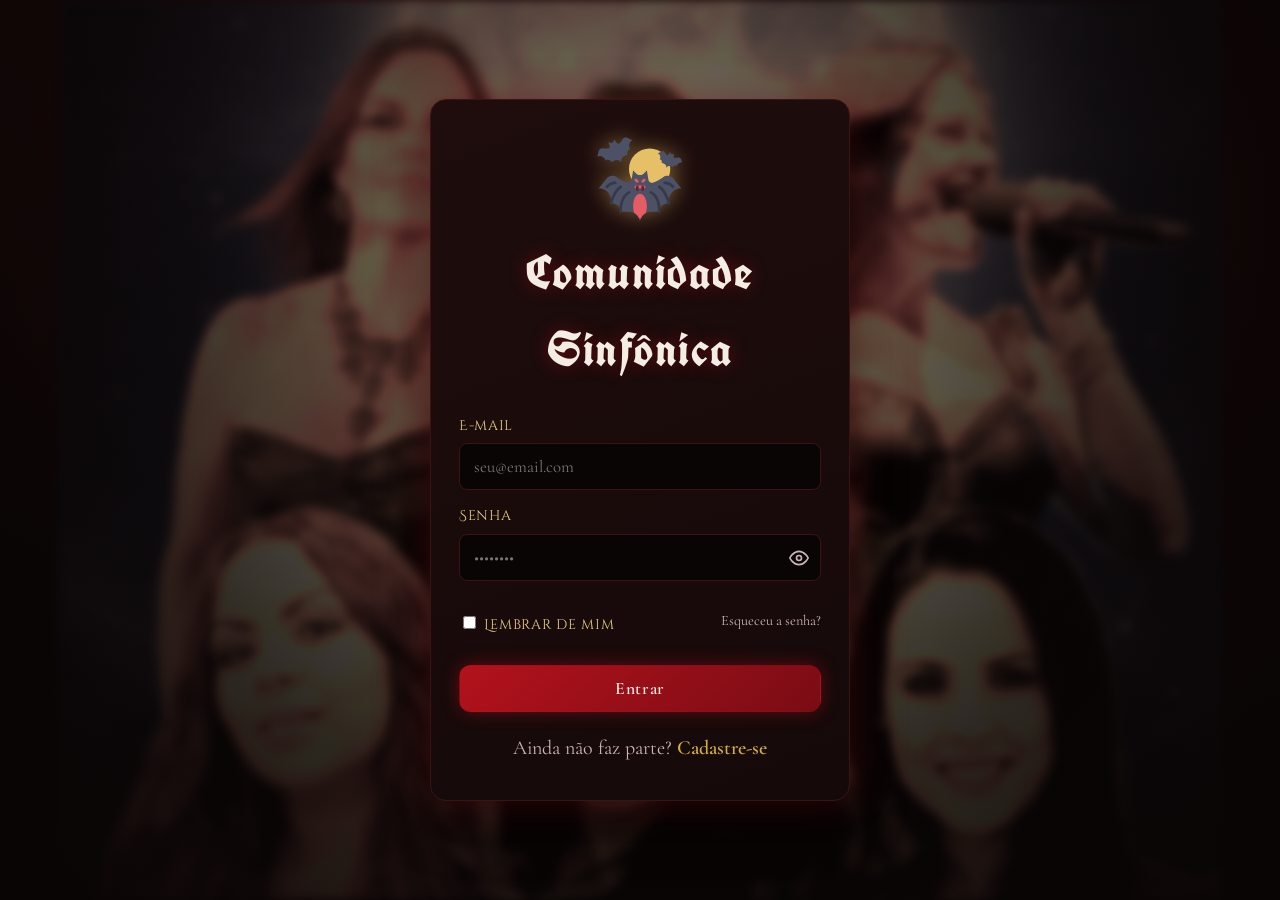
<file: index.html>
<!DOCTYPE html>
<html lang="pt-BR">
<head>
  <meta charset="UTF-8" />
  <meta name="viewport" content="width=device-width, initial-scale=1.0" />
  <title>Login — Comunidade Sinfônica</title>
  <meta name="description" content="Entre na Comunidade Sinfônica: agenda de shows, bandas e muito mais." />
  <link rel="icon" href="data:image/svg+xml,%3Csvg xmlns='http://www.w3.org/2000/svg' viewBox='0 0 64 64'%3E%3Ccircle cx='32' cy='32' r='30' fill='%230a0505' stroke='%23d4af37' stroke-width='3'/%3E%3Ctext x='32' y='43' font-size='30' text-anchor='middle' fill='%23d4af37'%3E%E2%99%AA%3C/text%3E%3C/svg%3E" />
  <link rel="preconnect" href="https://fonts.googleapis.com" />
  <link rel="preconnect" href="https://fonts.gstatic.com" crossorigin />
  <link href="https://fonts.googleapis.com/css2?family=UnifrakturCook:wght@700&family=Cinzel+Decorative:wght@400;700&family=Cormorant+Garamond:ital,wght@0,400;0,500;0,600;1,500&display=swap" rel="stylesheet" />
  <link rel="stylesheet" href="css/style.css" />
</head>
<body>
  <div class="login-page">
    <img class="login-bg-img" src="assets/images/musas-login.png" alt="" aria-hidden="true" />
    <div class="login-card">
      <div class="brand">
        <svg class="bat-icon-2" viewBox="0 0 512 512" xmlns="http://www.w3.org/2000/svg" aria-hidden="true">
          <g class="bat2-float">
          <g class="bat2-flutter">
            <circle cx="312" cy="192" fill="#E6C067" r="120" />
            <path d="M450.096,247.895c-14.646-17.901-40.718-21.26-59.424-7.656h0c-17.457,12.696-36.409,23.016-56.353,30.769  c-12.844,4.993-27.021-3.223-29.287-16.816L296,200l-17.584,17.584c-12.38,12.38-32.452,12.38-44.832,0L216,200l-9.032,54.189  c-2.288,13.726-16.632,21.758-29.595,16.699c-19.832-7.74-38.678-18.018-56.045-30.649h0c-18.706-13.604-44.777-10.245-59.424,7.656  L16,304h0c39.764,0,72,32.235,72,72v16h8c26.51,0,48,21.49,48,48l0,0h48c35.346,0,64,28.654,64,64c0-35.346,28.654-64,64-64h48l0,0  c0-26.51,21.49-48,48-48h8v-16c0-39.764,32.235-72,72-72h0L450.096,247.895z" fill="#4D5166" />
            <path class="bat2-sparkle" d="M181.449,10.068c-9.722-4.741-21.455-1.071-26.742,8.366l0,0c-4.934,8.807-10.968,16.897-17.925,24.09  c-4.48,4.633-12.11,3.914-15.73-1.418L106.619,19.85l-4.032,10.908c-2.839,7.68-11.366,11.605-19.046,8.766l-10.908-4.032  l6.758,24.787c1.712,6.279-2.812,12.495-9.308,12.881c-9.938,0.59-19.955-0.092-29.803-2.063l0,0  C29.673,68.975,19.254,75.5,16.532,85.969L8,118.78l0,0c16.893-7.775,36.891-0.383,44.666,16.51l3.128,6.797l3.399-1.564  c11.262-5.183,24.594-0.255,29.777,11.007l0,0l20.392-9.385c15.016-6.911,32.792-0.34,39.703,14.676  c-6.911-15.016-0.34-32.792,14.676-39.703l20.392-9.385l0,0c-5.183-11.262-0.255-24.594,11.007-29.777l3.399-1.564l-3.128-6.797  c-7.775-16.893-0.383-36.891,16.51-44.666l0,0L181.449,10.068z" fill="#4D5166" />
            <path class="bat2-sparkle bat2-sparkle-atraso" d="M494.822,134.447c-2.272-6.978-9.595-10.971-16.692-9.1l0,0c-6.623,1.746-13.414,2.618-20.204,2.616  c-4.373-0.001-7.62-4.061-6.726-8.342l3.563-17.064l-7.223,3.177c-5.085,2.237-11.021-0.072-13.257-5.157l-3.177-7.223  l-8.904,14.986c-2.256,3.796-7.421,4.521-10.673,1.533c-4.974-4.57-9.365-9.778-13.047-15.511l0,0  c-3.967-6.175-12.063-8.181-18.453-4.572L360,101.101l0,0c11.759,4.574,17.583,17.815,13.009,29.574l-1.841,4.731l2.366,0.92  c7.839,3.05,11.722,11.877,8.673,19.716l0,0l14.194,5.522c10.452,4.066,15.629,15.836,11.563,26.288  c4.066-10.452,15.836-15.629,26.288-11.563l14.194,5.522l0,0c3.05-7.839,11.877-11.722,19.716-8.673l2.366,0.92l1.841-4.731  c4.574-11.759,17.815-17.583,29.574-13.009l0,0L494.822,134.447z" fill="#4D5166" />
            <g>
              <path d="M272,272c-2.047,0-4.095-0.781-5.657-2.343c-3.125-3.125-3.125-8.189,0-11.314l8-8   c3.124-3.123,8.189-3.123,11.313,0c3.125,3.125,3.125,8.189,0,11.314l-8,8C276.095,271.219,274.047,272,272,272z" fill="#E65C64" />
            </g>
            <g>
              <path d="M240,272c-2.047,0-4.095-0.781-5.657-2.343l-8-8c-3.125-3.125-3.125-8.189,0-11.314   c3.124-3.123,8.189-3.123,11.313,0l8,8c3.125,3.125,3.125,8.189,0,11.314C244.095,271.219,242.047,272,240,272z" fill="#E65C64" />
            </g>
            <g>
              <path d="M280,304h-48c-4.418,0-8-3.582-8-8s3.582-8,8-8h48c4.418,0,8,3.582,8,8S284.418,304,280,304z" fill="#E65C64" />
            </g>
            <g>
              <path d="M272,320c-4.418,0-8-3.582-8-8v-16c0-4.418,3.582-8,8-8s8,3.582,8,8v16C280,316.418,276.418,320,272,320z" fill="#64282B" />
            </g>
            <g>
              <path d="M240,320c-4.418,0-8-3.582-8-8v-16c0-4.418,3.582-8,8-8s8,3.582,8,8v16C248,316.418,244.418,320,240,320z" fill="#64282B" />
            </g>
            <g>
              <path d="M88.007,400c-0.576,0-1.16-0.062-1.746-0.193c-4.311-0.96-7.029-5.23-6.071-9.542   c0.684-3.077,17.234-75.648,59.693-101.125c3.79-2.273,8.703-1.044,10.976,2.744c2.273,3.789,1.045,8.703-2.744,10.977   c-36.549,21.929-52.154,90.191-52.308,90.879C94.977,397.465,91.672,400,88.007,400z" fill="#363948" />
            </g>
            <g>
              <path d="M143.99,448.001c-4.06,0-7.538-3.079-7.951-7.205c-0.086-0.866-2.062-21.51,3.128-46.428   c7.023-33.709,23.919-59.061,48.863-73.314c3.836-2.189,8.724-0.859,10.915,2.978c2.192,3.836,0.859,8.723-2.977,10.915   c-50.903,29.087-44.084,103.51-44.009,104.258c0.439,4.396-2.768,8.316-7.165,8.756   C144.525,447.987,144.256,448.001,143.99,448.001z" fill="#363948" />
            </g>
            <g>
              <path d="M423.993,400.002c-3.667,0-6.974-2.538-7.802-6.267c-0.202-0.899-15.815-68.98-52.307-90.875   c-3.789-2.273-5.017-7.188-2.744-10.977c2.273-3.789,7.185-5.017,10.976-2.744c42.459,25.477,59.01,98.048,59.693,101.125   c0.958,4.312-1.761,8.586-6.074,9.545C425.151,399.939,424.567,400.002,423.993,400.002z" fill="#363948" />
            </g>
            <g>
              <path d="M368.01,448.001c-0.267,0-0.535-0.014-0.806-0.041c-4.394-0.439-7.6-4.354-7.166-8.747l0,0   c0.073-0.749,6.735-75.271-44.008-104.267c-3.836-2.192-5.169-7.079-2.977-10.915s7.078-5.167,10.915-2.978   c24.943,14.254,41.84,39.605,48.863,73.314c5.191,24.918,3.215,45.562,3.128,46.428   C375.548,444.922,372.069,448.001,368.01,448.001z" fill="#363948" />
            </g>
            <path d="M296,408c0,14.72-2.46,28.41-6.67,39.81c-12.74,6.97-22.85,18.15-28.46,31.66c-1.6,0.35-3.22,0.53-4.87,0.53  s-3.27-0.18-4.87-0.53c-5.61-13.51-15.72-24.69-28.46-31.66c-4.21-11.4-6.67-25.09-6.67-39.81c0-39.76,17.91-72,40-72  S296,368.24,296,408z" fill="#E65C64" />
            <g>
              <path d="M448.007,304.001c-2.585,0-5.122-1.251-6.664-3.563c-13.356-20.034-41.089-20.436-41.368-20.438   c-4.408-0.027-7.977-3.616-7.963-8.024c0.013-4.409,3.579-7.976,7.987-7.976c1.481,0,36.49,0.313,54.656,27.562   c2.451,3.676,1.458,8.644-2.219,11.094C451.074,303.565,449.532,304.001,448.007,304.001z" fill="#363948" />
            </g>
            <g>
              <path d="M63.993,304.001c-1.525,0-3.066-0.436-4.43-1.345c-3.676-2.45-4.67-7.418-2.219-11.094   C75.51,264.313,110.519,264,112,264c4.418,0,8,3.582,8,8c0,4.411-3.57,7.988-7.979,8c-0.421,0.004-28.044,0.456-41.365,20.438   C69.115,302.75,66.578,304.001,63.993,304.001z" fill="#363948" />
            </g>
          </g>
          </g>
        </svg>
        <h1 class="brand-title">Comunidade Sinfônica</h1>
      </div>

      <!-- Login conectado ao backend em backend/app.py (rota /api/login) -->
      <form class="login-form" id="loginForm">
        <label for="email">E-mail</label>
        <input type="email" id="email" name="email" placeholder="seu@email.com" required />

        <label for="senha">Senha</label>
        <div class="password-field">
          <input type="password" id="senha" name="senha" placeholder="••••••••" required />
          <button type="button" class="toggle-senha" data-target="senha" aria-label="Mostrar senha">
            <svg class="icone-olho-aberto" viewBox="0 0 24 24" fill="none" stroke="currentColor" stroke-width="2" stroke-linecap="round" stroke-linejoin="round"><path d="M1 12s4-8 11-8 11 8 11 8-4 8-11 8-11-8-11-8z" /><circle cx="12" cy="12" r="3" /></svg>
            <svg class="icone-olho-fechado" viewBox="0 0 24 24" fill="none" stroke="currentColor" stroke-width="2" stroke-linecap="round" stroke-linejoin="round" hidden><path d="M17.94 17.94A10.94 10.94 0 0 1 12 20c-7 0-11-8-11-8a20.87 20.87 0 0 1 5.06-5.94M9.9 4.24A10.94 10.94 0 0 1 12 4c7 0 11 8 11 8a20.87 20.87 0 0 1-2.16 3.19m-6.72-1.07a3 3 0 1 1-4.24-4.24" /><line x1="1" y1="1" x2="23" y2="23" /></svg>
          </button>
        </div>

        <div class="form-row">
          <label class="checkbox">
            <input type="checkbox" name="lembrar" />
            Lembrar de mim
          </label>
          <a href="esqueci-senha.html" class="link-muted">Esqueceu a senha?</a>
        </div>

        <button type="submit" class="btn btn-primary">Entrar</button>
        <p class="form-message" id="loginMsg" role="status"></p>
      </form>

      <p class="signup-hint">Ainda não faz parte? <a href="cadastro.html" class="link-gold">Cadastre-se</a></p>

      
    </div>
  </div>

  <script src="js/script.js"></script>
</body>
</html>
</file>
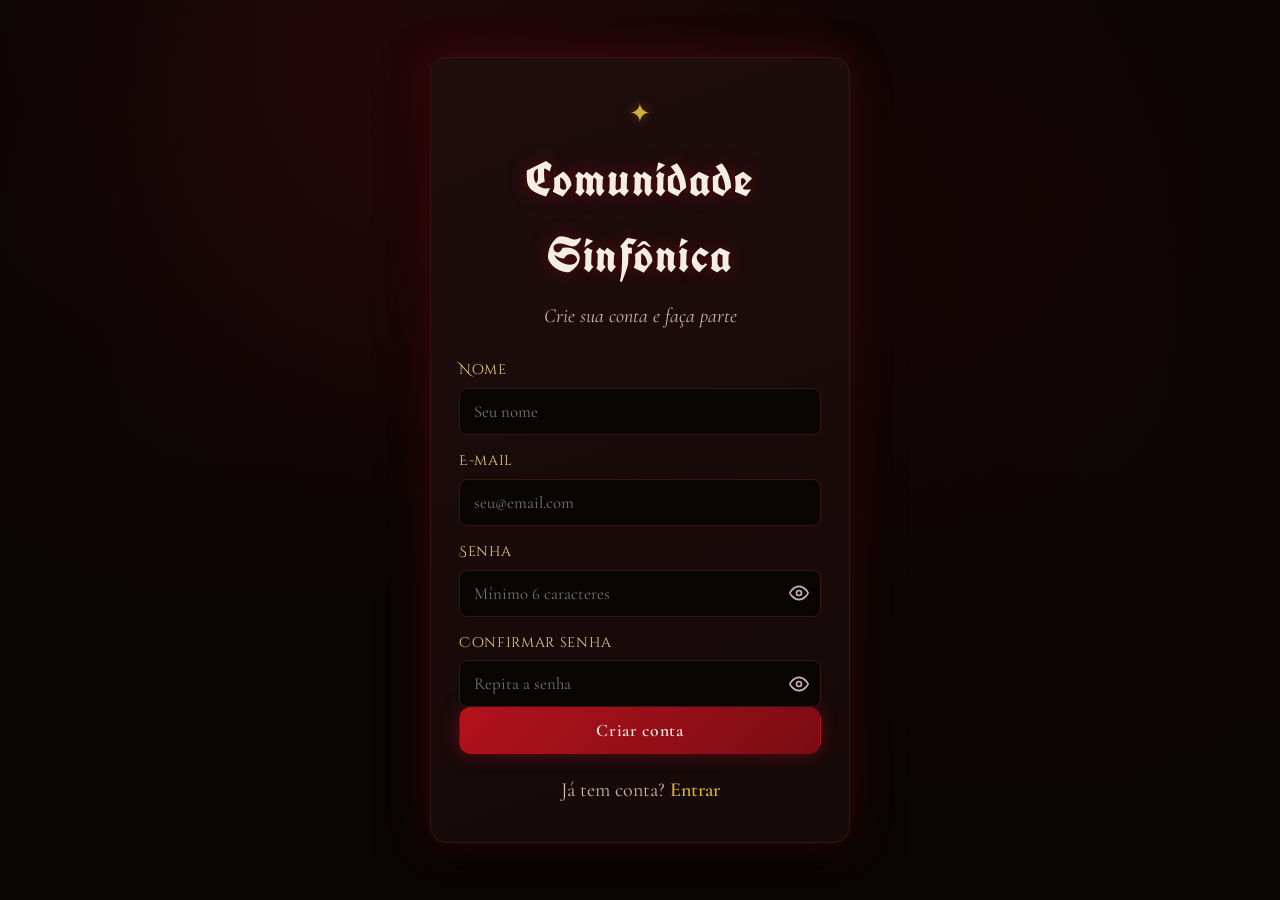
<file: cadastro.html>
<!DOCTYPE html>
<html lang="pt-BR">
<head>
  <meta charset="UTF-8" />
  <meta name="viewport" content="width=device-width, initial-scale=1.0" />
  <title>Cadastro — Comunidade Sinfônica</title>
  <meta name="description" content="Crie sua conta na Comunidade Sinfônica." />
  <link rel="icon" href="data:image/svg+xml,%3Csvg xmlns='http://www.w3.org/2000/svg' viewBox='0 0 64 64'%3E%3Ccircle cx='32' cy='32' r='30' fill='%230a0505' stroke='%23d4af37' stroke-width='3'/%3E%3Ctext x='32' y='43' font-size='30' text-anchor='middle' fill='%23d4af37'%3E%E2%99%AA%3C/text%3E%3C/svg%3E" />
  <link rel="preconnect" href="https://fonts.googleapis.com" />
  <link rel="preconnect" href="https://fonts.gstatic.com" crossorigin />
  <link href="https://fonts.googleapis.com/css2?family=UnifrakturCook:wght@700&family=Cinzel+Decorative:wght@400;700&family=Cormorant+Garamond:ital,wght@0,400;0,500;0,600;1,500&display=swap" rel="stylesheet" />
  <link rel="stylesheet" href="css/style.css" />
</head>
<body>
  <div class="login-page">
    <div class="login-card">
      <div class="brand">
        <span class="brand-symbol">✦</span>
        <h1 class="brand-title">Comunidade Sinfônica</h1>
        <p class="brand-subtitle">Crie sua conta e faça parte</p>
      </div>

      <form class="login-form" id="cadastroForm">
        <label for="nome">Nome</label>
        <input type="text" id="nome" name="nome" placeholder="Seu nome" required />

        <label for="email">E-mail</label>
        <input type="email" id="email" name="email" placeholder="seu@email.com" required />

        <label for="senha">Senha</label>
        <div class="password-field">
          <input type="password" id="senha" name="senha" placeholder="Mínimo 6 caracteres" minlength="6" required />
          <button type="button" class="toggle-senha" data-target="senha" aria-label="Mostrar senha">
            <svg class="icone-olho-aberto" viewBox="0 0 24 24" fill="none" stroke="currentColor" stroke-width="2" stroke-linecap="round" stroke-linejoin="round"><path d="M1 12s4-8 11-8 11 8 11 8-4 8-11 8-11-8-11-8z" /><circle cx="12" cy="12" r="3" /></svg>
            <svg class="icone-olho-fechado" viewBox="0 0 24 24" fill="none" stroke="currentColor" stroke-width="2" stroke-linecap="round" stroke-linejoin="round" hidden><path d="M17.94 17.94A10.94 10.94 0 0 1 12 20c-7 0-11-8-11-8a20.87 20.87 0 0 1 5.06-5.94M9.9 4.24A10.94 10.94 0 0 1 12 4c7 0 11 8 11 8a20.87 20.87 0 0 1-2.16 3.19m-6.72-1.07a3 3 0 1 1-4.24-4.24" /><line x1="1" y1="1" x2="23" y2="23" /></svg>
          </button>
        </div>

        <label for="confirmarSenha">Confirmar senha</label>
        <div class="password-field">
          <input type="password" id="confirmarSenha" name="confirmarSenha" placeholder="Repita a senha" minlength="6" required />
          <button type="button" class="toggle-senha" data-target="confirmarSenha" aria-label="Mostrar senha">
            <svg class="icone-olho-aberto" viewBox="0 0 24 24" fill="none" stroke="currentColor" stroke-width="2" stroke-linecap="round" stroke-linejoin="round"><path d="M1 12s4-8 11-8 11 8 11 8-4 8-11 8-11-8-11-8z" /><circle cx="12" cy="12" r="3" /></svg>
            <svg class="icone-olho-fechado" viewBox="0 0 24 24" fill="none" stroke="currentColor" stroke-width="2" stroke-linecap="round" stroke-linejoin="round" hidden><path d="M17.94 17.94A10.94 10.94 0 0 1 12 20c-7 0-11-8-11-8a20.87 20.87 0 0 1 5.06-5.94M9.9 4.24A10.94 10.94 0 0 1 12 4c7 0 11 8 11 8a20.87 20.87 0 0 1-2.16 3.19m-6.72-1.07a3 3 0 1 1-4.24-4.24" /><line x1="1" y1="1" x2="23" y2="23" /></svg>
          </button>
        </div>

        <button type="submit" class="btn btn-primary">Criar conta</button>
        <p class="form-message" id="cadastroMsg" role="status"></p>
      </form>

      <p class="signup-hint">Já tem conta? <a href="index.html" class="link-gold">Entrar</a></p>
    </div>
  </div>

  <script src="js/script.js"></script>
</body>
</html>
</file>
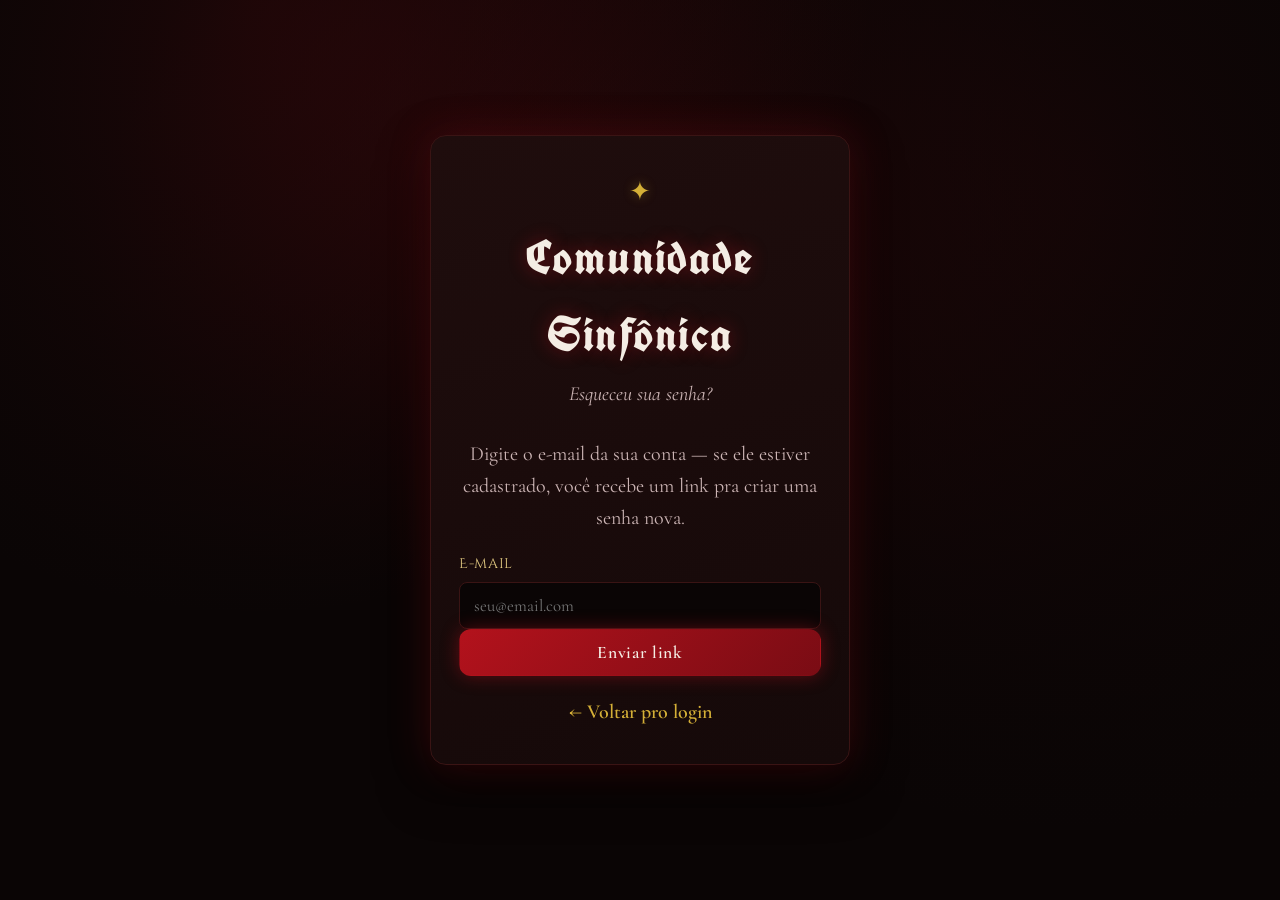
<file: esqueci-senha.html>
<!DOCTYPE html>
<html lang="pt-BR">
<head>
  <meta charset="UTF-8" />
  <meta name="viewport" content="width=device-width, initial-scale=1.0" />
  <title>Esqueci minha senha — Comunidade Sinfônica</title>
  <meta name="description" content="Redefina sua senha da Comunidade Sinfônica." />
  <link rel="icon" href="data:image/svg+xml,%3Csvg xmlns='http://www.w3.org/2000/svg' viewBox='0 0 64 64'%3E%3Ccircle cx='32' cy='32' r='30' fill='%230a0505' stroke='%23d4af37' stroke-width='3'/%3E%3Ctext x='32' y='43' font-size='30' text-anchor='middle' fill='%23d4af37'%3E%E2%99%AA%3C/text%3E%3C/svg%3E" />
  <link rel="preconnect" href="https://fonts.googleapis.com" />
  <link rel="preconnect" href="https://fonts.gstatic.com" crossorigin />
  <link href="https://fonts.googleapis.com/css2?family=UnifrakturCook:wght@700&family=Cinzel+Decorative:wght@400;700&family=Cormorant+Garamond:ital,wght@0,400;0,500;0,600;1,500&display=swap" rel="stylesheet" />
  <link rel="stylesheet" href="css/style.css" />
</head>
<body>
  <div class="login-page">
    <div class="login-card">
      <div class="brand">
        <span class="brand-symbol">✦</span>
        <h1 class="brand-title">Comunidade Sinfônica</h1>
        <p class="brand-subtitle">Esqueceu sua senha?</p>
      </div>

      <p style="color: var(--text-muted); text-align: center; margin-bottom: 20px;">
        Digite o e-mail da sua conta — se ele estiver cadastrado, você recebe um link pra
        criar uma senha nova.
      </p>

      <form class="login-form" id="esqueciSenhaForm">
        <label for="email">E-mail</label>
        <input type="email" id="email" name="email" placeholder="seu@email.com" required />

        <button type="submit" class="btn btn-primary">Enviar link</button>
        <p class="form-message" id="esqueciSenhaMsg" role="status"></p>
      </form>

      <p class="signup-hint"><a href="index.html" class="link-gold">← Voltar pro login</a></p>
    </div>
  </div>

  <script src="js/script.js"></script>
</body>
</html>
</file>
<file: css/style.css>
/* ===================================================
   Comunidade Sinfônica — estilos compartilhados
   Paleta: preto + vermelho, destaques em dourado/branco
   Tipografia: gótica (título) + serifada elegante (corpo)
   As cores principais estão nas variáveis abaixo.
=================================================== */

:root {
  --black: #0a0505;
  --black-2: #150909;
  --black-3: #1f0d0d;
  --red: #7a0c14;
  --red-bright: #b3121c;
  --red-glow: rgba(179, 18, 28, 0.45);
  --gold: #d4af37;
  --gold-soft: #e8cf85;
  --gold-glow: rgba(212, 175, 55, 0.35);
  --white: #f4ede4;
  --text-muted: #cbb4b4;
  --border: #3a1414;

  --font-title: 'UnifrakturCook', cursive;
  --font-heading: 'Cinzel Decorative', serif;
  --font-body: 'Cormorant Garamond', serif;

  --radius: 12px;
  --max-width: 1120px;
}

* {
  box-sizing: border-box;
}

html {
  scroll-behavior: smooth;
}

body {
  margin: 0;
  min-height: 100vh;
  background:
    radial-gradient(circle at 20% 0%, var(--red-glow), transparent 45%),
    radial-gradient(circle at 85% 20%, rgba(179, 18, 28, 0.2), transparent 50%),
    var(--black);
  color: var(--white);
  font-family: var(--font-body);
  font-size: 19px;
  line-height: 1.6;
}

img {
  max-width: 100%;
  display: block;
}

a {
  color: var(--gold-soft);
  text-decoration: none;
}

a:hover {
  color: var(--gold);
}

.container {
  max-width: var(--max-width);
  margin: 0 auto;
  padding: 0 20px;
}

h1, h2, h3 {
  font-family: var(--font-heading);
  color: var(--gold);
  letter-spacing: 0.03em;
  margin: 0 0 12px;
}

p {
  margin: 0 0 16px;
}

/* ---------- Botões ---------- */

.btn {
  display: inline-block;
  font-family: var(--font-body);
  font-size: 1.1rem;
  font-weight: 600;
  letter-spacing: 0.04em;
  padding: 12px 28px;
  border-radius: var(--radius);
  border: 1px solid transparent;
  cursor: pointer;
  transition: transform 0.15s ease, box-shadow 0.15s ease, background 0.15s ease;
  text-align: center;
}

.btn-primary {
  background: linear-gradient(135deg, var(--red-bright), var(--red));
  color: var(--white);
  box-shadow: 0 0 18px var(--red-glow);
}

.btn-primary:hover {
  transform: translateY(-2px);
  box-shadow: 0 0 26px var(--red-glow), 0 0 12px var(--gold-glow);
  color: var(--gold-soft);
}

.btn-outline {
  background: transparent;
  color: var(--gold);
  border-color: var(--gold);
}

.btn-outline:hover {
  background: var(--gold);
  color: var(--black);
  transform: translateY(-2px);
}

/* ---------- Cabeçalho / navegação ---------- */

.site-header {
  position: sticky;
  top: 0;
  z-index: 50;
  background: rgba(10, 5, 5, 0.92);
  backdrop-filter: blur(6px);
  border-bottom: 1px solid var(--border);
}

.site-header::before {
  content: "";
  display: block;
  height: 3px;
  background: linear-gradient(90deg, var(--red), var(--gold), var(--red));
}

.header-inner {
  max-width: var(--max-width);
  margin: 0 auto;
  padding: 14px 20px;
  display: flex;
  align-items: center;
  justify-content: space-between;
}

.logo {
  font-family: var(--font-title);
  font-size: 1.7rem;
  color: var(--white);
  letter-spacing: 0.02em;
}

.logo span {
  color: var(--gold);
}

.menu-toggle {
  display: flex;
  flex-direction: column;
  justify-content: center;
  gap: 5px;
  width: 38px;
  height: 34px;
  background: transparent;
  border: 1px solid var(--border);
  border-radius: 6px;
  cursor: pointer;
  padding: 0 7px;
}

.menu-toggle span {
  display: block;
  height: 2px;
  background: var(--gold);
  border-radius: 2px;
  transition: transform 0.2s ease, opacity 0.2s ease;
}

.menu-toggle.open span:nth-child(1) {
  transform: translateY(7px) rotate(45deg);
}

.menu-toggle.open span:nth-child(2) {
  opacity: 0;
}

.menu-toggle.open span:nth-child(3) {
  transform: translateY(-7px) rotate(-45deg);
}

.main-nav {
  display: flex;
  flex-direction: column;
  gap: 4px;
  position: absolute;
  top: 100%;
  left: 0;
  right: 0;
  background: var(--black-2);
  border-bottom: 1px solid var(--border);
  max-height: 0;
  overflow: hidden;
  transition: max-height 0.25s ease;
}

.main-nav.open {
  max-height: 80vh;
  overflow-y: auto;
}

.main-nav a {
  padding: 14px 24px;
  color: var(--white);
  border-top: 1px solid var(--border);
  font-family: var(--font-heading);
  font-size: 0.95rem;
}

.main-nav a:first-child {
  border-top: none;
}

.main-nav a:hover,
.main-nav a[aria-current="page"] {
  color: var(--gold);
  background: rgba(179, 18, 28, 0.15);
}

.nav-logout {
  color: var(--red-bright) !important;
}

.nav-admin {
  display: none;
}

.nav-admin.show {
  display: block;
}

.nav-greeting {
  display: block;
  padding: 12px 24px 0;
  color: var(--gold-soft);
  font-family: var(--font-body);
  font-style: italic;
  font-size: 0.95rem;
}

.nav-greeting:empty {
  display: none;
}

/* ---------- Rodapé ---------- */

.site-footer {
  border-top: 1px solid var(--border);
  margin-top: 60px;
  padding: 28px 20px;
  text-align: center;
  color: var(--text-muted);
  font-size: 0.95rem;
}

.site-footer a {
  color: var(--gold-soft);
}

/* ---------- Página de login ---------- */

.login-page {
  position: relative;
  min-height: 100vh;
  display: flex;
  align-items: center;
  justify-content: center;
  padding: 32px 16px;
  overflow: hidden;
  isolation: isolate;
}

/* imagem de fundo desfocada e recolorida pro tema (esconde a baixa
   resolução da foto original e evita o azul dela brigar com o vermelho).
   É uma <img> de verdade (não background-image) com object-fit: contain,
   pra garantir que o colágio inteiro apareça sem cortar ninguém. */
.login-bg-img {
  position: absolute;
  top: 0;
  left: 50%;
  transform: translateX(-50%);
  width: 100%;
  height: 100%;
  object-fit: contain;
  object-position: center 5%;
  filter: blur(5px) grayscale(0.3) sepia(0.65) saturate(1.8) hue-rotate(-20deg) brightness(0.8);
  opacity: 0.9;
  z-index: -2;
  pointer-events: none;
}

/* escurece só o suficiente pra garantir contraste do card, sem apagar a imagem nas bordas */
.login-page::after {
  content: "";
  position: absolute;
  inset: 0;
  background: radial-gradient(circle at 50% 32%, rgba(10, 5, 5, 0.25), rgba(10, 5, 5, 0.8) 62%, var(--black) 100%);
  z-index: -1;
}

.login-card {
  width: 100%;
  max-width: 420px;
  background: linear-gradient(160deg, var(--black-3), var(--black-2));
  border: 1px solid var(--border);
  border-radius: 16px;
  padding: 36px 28px;
  box-shadow: 0 0 40px rgba(179, 18, 28, 0.25), 0 20px 50px rgba(0, 0, 0, 0.6);
}

.brand {
  text-align: center;
  margin-bottom: 28px;
}

.brand-symbol {
  display: inline-block;
  color: var(--gold);
  font-size: 1.6rem;
  margin-bottom: 6px;
  text-shadow: 0 0 12px var(--gold-glow);
}

.bat-icon-2 {
  width: 88px;
  height: auto;
  display: block;
  margin: 0 auto 10px;
  filter: drop-shadow(0 0 10px rgba(230, 192, 103, 0.45));
  overflow: visible;
}

/* Duas animações separadas em dois <g> aninhados — se fossem no mesmo
   elemento, a segunda animação de "transform" cancelaria a primeira. */
.bat2-float {
  transform-box: view-box;
  transform-origin: 256px 260px;
  animation: morcego2-flutuar 2.8s ease-in-out infinite;
}

.bat2-flutter {
  transform-box: view-box;
  transform-origin: 256px 260px;
  animation: morcego2-farfalhar 0.55s ease-in-out infinite;
}

@keyframes morcego2-flutuar {
  0%, 100% {
    transform: translateY(0);
  }
  50% {
    transform: translateY(-10px);
  }
}

/* achata levemente na horizontal — sugere o movimento das asas sem separar o traçado */
@keyframes morcego2-farfalhar {
  0%, 100% {
    transform: scaleX(1);
  }
  50% {
    transform: scaleX(0.93);
  }
}

.bat2-sparkle {
  transform-box: fill-box;
  transform-origin: center;
  animation: morcego2-brilho 1.6s ease-in-out infinite;
}

.bat2-sparkle-atraso {
  animation-delay: 0.4s;
}

@keyframes morcego2-brilho {
  0%, 100% {
    opacity: 1;
  }
  50% {
    opacity: 0.35;
  }
}

@media (prefers-reduced-motion: reduce) {
  .bat2-float,
  .bat2-flutter,
  .bat2-sparkle {
    animation: none;
  }
}

.brand-title {
  font-family: var(--font-title);
  font-size: 2.6rem;
  margin: 0;
  color: var(--white);
  text-shadow: 0 0 18px var(--red-glow);
}

.brand-subtitle {
  color: var(--text-muted);
  font-style: italic;
  margin: 6px 0 0;
}

.login-form label,
.admin-form label,
.form-card label {
  display: block;
  font-family: var(--font-heading);
  font-size: 0.85rem;
  color: var(--gold-soft);
  margin: 16px 0 6px;
  letter-spacing: 0.05em;
}

.login-form input[type="email"],
.login-form input[type="password"],
.login-form input[type="text"],
.admin-form input[type="text"],
.admin-form input[type="date"],
.admin-form input[type="time"],
.admin-form textarea,
.form-card input[type="text"],
.form-card input[type="email"],
.form-card input[type="password"],
.form-card textarea {
  width: 100%;
  padding: 12px 14px;
  background: var(--black);
  border: 1px solid var(--border);
  border-radius: 8px;
  color: var(--white);
  font-family: var(--font-body);
  font-size: 1.05rem;
}

.admin-form textarea,
.form-card textarea {
  resize: vertical;
  min-height: 60px;
}

.login-form input:focus,
.admin-form input:focus,
.admin-form textarea:focus,
.form-card input:focus,
.form-card textarea:focus {
  outline: none;
  border-color: var(--gold);
  box-shadow: 0 0 0 3px var(--gold-glow);
}

.password-field {
  position: relative;
}

.password-field input[type="password"],
.password-field input[type="text"] {
  padding-right: 46px;
}

.toggle-senha {
  position: absolute;
  top: 0;
  right: 0;
  bottom: 0;
  width: 44px;
  display: flex;
  align-items: center;
  justify-content: center;
  background: transparent;
  border: none;
  color: var(--text-muted);
  cursor: pointer;
}

.toggle-senha:hover {
  color: var(--gold);
}

.toggle-senha svg {
  width: 20px;
  height: 20px;
}

/* o atributo "hidden" nem sempre esconde <svg> sozinho em todo navegador */
.toggle-senha svg[hidden] {
  display: none;
}

.form-row {
  display: flex;
  align-items: center;
  justify-content: space-between;
  gap: 10px;
  margin: 16px 0 22px;
  font-size: 0.9rem;
  flex-wrap: wrap;
}

.checkbox {
  display: flex;
  align-items: center;
  gap: 6px;
  color: var(--text-muted);
  font-family: var(--font-body);
  margin: 0;
}

.link-muted {
  color: var(--text-muted);
  font-size: 0.9rem;
}

.link-gold {
  color: var(--gold);
  font-weight: 600;
}

.link-gold:hover {
  color: var(--gold-soft);
  text-decoration: underline;
}

.login-form .btn {
  width: 100%;
}

.form-message {
  min-height: 0;
  margin-top: 14px;
  font-size: 0.9rem;
  color: var(--gold-soft);
  text-align: center;
  opacity: 0;
  transition: opacity 0.2s ease;
}

.form-message.show {
  opacity: 1;
}

.signup-hint {
  text-align: center;
  margin: 20px 0 0;
  color: var(--text-muted);
}

.login-links {
  display: flex;
  justify-content: center;
  gap: 18px;
  margin-top: 22px;
  padding-top: 18px;
  border-top: 1px solid var(--border);
  flex-wrap: wrap;
  font-size: 0.9rem;
}

/* ---------- Cabeçalho de página interna ---------- */

.page-hero {
  padding: 48px 0 24px;
  text-align: center;
}

.page-hero h1 {
  font-size: 2.4rem;
}

.page-hero p {
  color: var(--text-muted);
  max-width: 560px;
  margin: 0 auto;
}

main {
  padding-bottom: 40px;
}

/* ---------- Agenda de shows ---------- */

.shows-grid {
  max-width: var(--max-width);
  margin: 0 auto;
  padding: 10px 20px 20px;
  display: grid;
  grid-template-columns: 1fr;
  gap: 18px;
}

.agenda-filtro {
  display: flex;
  align-items: center;
  justify-content: center;
  flex-wrap: wrap;
  gap: 12px;
  padding: 0 20px 10px;
}

.agenda-filtro label {
  color: var(--gold-soft);
  font-size: 0.95rem;
}

.agenda-filtro select,
.agenda-filtro input[type="text"] {
  padding: 10px 14px;
  background: var(--black);
  border: 1px solid var(--border);
  border-radius: 8px;
  color: var(--white);
  font-family: var(--font-body);
  font-size: 1rem;
}

.agenda-filtro select {
  cursor: pointer;
}

.agenda-filtro select:focus,
.agenda-filtro input[type="text"]:focus {
  outline: none;
  border-color: var(--gold);
  box-shadow: 0 0 0 3px var(--gold-glow);
}

.agenda-mes {
  margin: 10px 0 -4px;
  padding-bottom: 8px;
  border-bottom: 1px solid var(--border);
  font-size: 1.4rem;
}

.agenda-mes:first-child {
  margin-top: 0;
}

.show-card {
  display: flex;
  align-items: center;
  gap: 18px;
  background: linear-gradient(135deg, var(--black-3), var(--black-2));
  border: 1px solid var(--border);
  border-radius: var(--radius);
  padding: 18px;
  flex-wrap: wrap;
  transition: box-shadow 0.2s ease, transform 0.2s ease;
}

.show-card:hover {
  box-shadow: 0 0 24px var(--red-glow);
  transform: translateY(-2px);
}

.show-date {
  display: flex;
  flex-direction: column;
  align-items: center;
  justify-content: center;
  width: 64px;
  height: 64px;
  flex-shrink: 0;
  border: 1px solid var(--gold);
  border-radius: 10px;
  color: var(--gold);
}

.show-date .day {
  font-family: var(--font-heading);
  font-size: 1.4rem;
  line-height: 1;
}

.show-date .month {
  font-size: 0.75rem;
  letter-spacing: 0.1em;
}

.show-info {
  flex: 1;
  min-width: 180px;
}

.show-info h2 {
  font-size: 1.3rem;
  margin: 0 0 4px;
}

.show-venue,
.show-time {
  margin: 0;
  color: var(--text-muted);
  font-size: 0.98rem;
}

.show-obs {
  margin: 8px 0 0;
  color: var(--text-muted);
  font-size: 0.92rem;
  font-style: italic;
}

.show-acoes {
  display: flex;
  flex-wrap: wrap;
  gap: 10px;
}

.btn-lembrete {
  display: inline-flex;
  align-items: center;
  gap: 6px;
  margin-top: 10px;
  padding: 6px 16px;
  font-family: var(--font-body);
  font-size: 0.85rem;
  font-weight: 600;
  letter-spacing: 0.02em;
  background: transparent;
  border: 1px solid var(--gold);
  border-radius: 20px;
  color: var(--gold);
  cursor: pointer;
  transition: background 0.15s ease, color 0.15s ease, transform 0.15s ease, box-shadow 0.15s ease;
}

.btn-lembrete:hover {
  transform: translateY(-1px);
  box-shadow: 0 0 12px var(--gold-glow);
}

.btn-lembrete.ativo {
  background: var(--gold);
  color: var(--black);
}

.btn-calendario {
  text-decoration: none;
}

/* ---------- Recados e Notícias (murais da tela de Início) ---------- */

.inicio-murais {
  max-width: var(--max-width);
  margin: 10px auto 40px;
  padding: 0 20px;
  display: grid;
  grid-template-columns: repeat(auto-fit, minmax(340px, 1fr));
  gap: 30px;
  align-items: start;
}

.inicio-recados {
  text-align: center;
}

.inicio-recados p {
  color: var(--text-muted);
}

.mural-avisos {
  margin: 20px 0 0;
  padding: 36px 26px;
  background: linear-gradient(160deg, #241209, #170b05);
  border: 10px solid var(--black-2);
  border-radius: 6px;
  box-shadow:
    inset 0 0 0 3px var(--gold),
    0 10px 30px rgba(0, 0, 0, 0.5),
    inset 0 0 60px rgba(0, 0, 0, 0.5);
}

.recados-lista {
  display: grid;
  grid-template-columns: repeat(auto-fit, minmax(260px, 1fr));
  gap: 38px 24px;
}

.recado-card {
  position: relative;
  background:
    radial-gradient(circle at 12% 15%, rgba(107, 74, 30, 0.16), transparent 38%),
    radial-gradient(circle at 88% 22%, rgba(107, 74, 30, 0.14), transparent 42%),
    linear-gradient(160deg, #efe0b8 0%, #e3d0a0 45%, #d6bd88 100%);
  color: #3c2a16;
  border-radius: 3px;
  padding: 28px 20px 20px;
  box-shadow: 0 10px 18px rgba(0, 0, 0, 0.45);
}

.recado-card::before {
  content: "📌";
  position: absolute;
  top: -18px;
  left: 50%;
  transform: translateX(-50%);
  font-size: 1.7rem;
  filter: drop-shadow(0 3px 3px rgba(0, 0, 0, 0.5));
}

.recado-card h2 {
  color: var(--red);
  font-family: var(--font-heading);
  margin-bottom: 4px;
}

.recado-data {
  color: #6b5030;
  font-size: 0.85rem;
  margin-bottom: 12px;
}

.recado-corpo {
  color: #3c2a16;
  white-space: pre-line;
  margin: 0;
}

/* ---------- Bandas da comunidade ---------- */

.bands-grid {
  max-width: var(--max-width);
  margin: 0 auto;
  padding: 10px 20px 20px;
  display: grid;
  grid-template-columns: repeat(auto-fill, minmax(240px, 1fr));
  gap: 20px;
}

.band-card {
  background: linear-gradient(160deg, var(--black-3), var(--black-2));
  border: 1px solid var(--border);
  border-radius: var(--radius);
  padding: 24px 20px;
  text-align: center;
  transition: box-shadow 0.2s ease, transform 0.2s ease;
}

.band-card:hover {
  box-shadow: 0 0 24px var(--red-glow);
  transform: translateY(-3px);
}

.band-avatar {
  width: 64px;
  height: 64px;
  margin: 0 auto 14px;
  display: flex;
  align-items: center;
  justify-content: center;
  font-size: 1.8rem;
  color: var(--gold);
  background: var(--black);
  border: 1px solid var(--gold);
  border-radius: 50%;
}

.band-avatar svg {
  width: 32px;
  height: 32px;
}

.band-genre {
  color: var(--gold-soft);
  font-style: italic;
  font-size: 0.95rem;
  margin-bottom: 8px;
}

.band-desc {
  color: var(--text-muted);
  font-size: 0.98rem;
}

.band-instagram {
  display: inline-block;
  margin-top: 6px;
  font-size: 0.95rem;
}

.band-ver-perfil {
  display: block;
  margin-top: 10px;
  font-size: 0.92rem;
}

/* ---------- Perfil de uma banda (banda.html) ---------- */

.banda-perfil {
  max-width: var(--max-width);
  margin: 10px auto 0;
  padding: 0 20px 40px;
}

.banda-bio p {
  color: var(--text-muted);
  margin: 0 0 14px;
}

.banda-link-extra {
  display: inline-block;
  margin: 4px 0 30px;
}

.banda-link-extra[hidden] {
  display: none;
}

.banda-perfil h2 {
  margin-top: 10px;
  padding-top: 20px;
  border-top: 1px solid var(--border);
}

.banda-integrantes {
  display: grid;
  grid-template-columns: repeat(auto-fill, minmax(150px, 1fr));
  gap: 18px;
  margin-bottom: 10px;
}

.integrante-card {
  display: flex;
  flex-direction: column;
  align-items: center;
  gap: 6px;
  text-align: center;
  background: linear-gradient(160deg, var(--black-3), var(--black-2));
  border: 1px solid var(--border);
  border-radius: var(--radius);
  padding: 18px 12px;
}

.integrante-foto {
  width: 72px;
  height: 72px;
  border-radius: 50%;
  object-fit: cover;
  border: 2px solid var(--gold);
}

.integrante-sem-foto {
  width: 72px;
  height: 72px;
  border-radius: 50%;
  display: flex;
  align-items: center;
  justify-content: center;
  font-size: 1.8rem;
  background: var(--black);
  border: 2px solid var(--border);
}

.integrante-card strong {
  color: var(--gold-soft);
}

.integrante-card span {
  color: var(--text-muted);
  font-size: 0.88rem;
}

.banda-contato {
  display: grid;
  grid-template-columns: repeat(auto-fill, minmax(220px, 1fr));
  gap: 14px;
  margin-bottom: 10px;
}

.contato-card {
  display: block;
  background: linear-gradient(160deg, var(--black-3), var(--black-2));
  border: 1px solid var(--border);
  border-radius: var(--radius);
  padding: 14px 16px;
  color: var(--white);
  font-size: 0.95rem;
  transition: box-shadow 0.2s ease, transform 0.2s ease, color 0.2s ease;
}

.contato-card:hover {
  box-shadow: 0 0 20px var(--gold-glow);
  transform: translateY(-2px);
  color: var(--gold);
}

/* ---------- Painel de administração ---------- */

.admin-section {
  max-width: var(--max-width);
  margin: 0 auto;
  padding: 10px 20px 40px;
  border-bottom: 1px solid var(--border);
}

.admin-section:last-of-type {
  border-bottom: none;
}

.admin-form,
.form-card {
  max-width: 760px;
  background: linear-gradient(160deg, var(--black-3), var(--black-2));
  border: 1px solid var(--border);
  border-radius: var(--radius);
  padding: 22px;
  margin: 16px 0 26px;
}

.admin-form .btn,
.form-card .btn {
  margin-top: 18px;
}

.admin-form-acoes {
  display: flex;
  align-items: center;
  gap: 18px;
  flex-wrap: wrap;
}

.form-grid {
  display: grid;
  grid-template-columns: repeat(auto-fit, minmax(160px, 1fr));
  gap: 0 16px;
}

.admin-list {
  display: flex;
  flex-direction: column;
  gap: 10px;
}

.admin-list-item {
  display: flex;
  align-items: center;
  justify-content: space-between;
  gap: 12px;
  flex-wrap: wrap;
  background: var(--black-2);
  border: 1px solid var(--border);
  border-radius: 10px;
  padding: 12px 16px;
}

.admin-list-item .info {
  color: var(--text-muted);
  font-size: 0.98rem;
}

.admin-list-item .info strong {
  color: var(--gold-soft);
}

.admin-list-acoes {
  display: flex;
  flex-wrap: wrap;
  gap: 8px;
  max-width: 100%;
}

.admin-list-acoes .btn {
  padding: 8px 18px;
  font-size: 0.9rem;
}

.btn-danger {
  background: transparent;
  border: 1px solid var(--red-bright);
  color: var(--red-bright);
  padding: 8px 18px;
  font-size: 0.9rem;
}

.btn-danger:hover {
  background: var(--red-bright);
  color: var(--white);
}

.empty-state {
  text-align: center;
  color: var(--text-muted);
  font-style: italic;
  padding: 20px;
}

.perfil-info-extra {
  color: var(--text-muted);
  font-size: 0.95rem;
  margin: 4px 0 0;
}

.perfil-badge-admin {
  color: var(--gold-soft);
}

.admin-section-descricao {
  color: var(--text-muted);
  font-size: 0.92rem;
  margin: -6px 0 16px;
}

.chatbot-badge-nao-entendida {
  color: var(--red-bright);
  font-weight: 600;
}

/* ---------- Início (hub de navegação) ---------- */

.hub-grid {
  max-width: var(--max-width);
  margin: 0 auto;
  padding: 10px 20px 40px;
  display: grid;
  grid-template-columns: repeat(auto-fill, minmax(220px, 1fr));
  gap: 20px;
}

.hub-card {
  display: flex;
  flex-direction: column;
  align-items: center;
  text-align: center;
  gap: 8px;
  background: linear-gradient(160deg, var(--black-3), var(--black-2));
  border: 1px solid var(--border);
  border-radius: var(--radius);
  padding: 34px 20px;
  color: var(--white);
  transition: box-shadow 0.2s ease, transform 0.2s ease, border-color 0.2s ease;
}

a.hub-card:hover {
  box-shadow: 0 0 24px var(--red-glow);
  transform: translateY(-3px);
  border-color: var(--gold);
}

.hub-card-icon {
  font-size: 2.2rem;
}

.hub-card h2 {
  margin: 4px 0 0;
  font-size: 1.3rem;
}

.hub-card p {
  color: var(--text-muted);
  font-size: 0.95rem;
  margin: 0;
}

.chatbot-section {
  max-width: 640px;
  margin: 10px auto 40px;
  padding: 0 20px;
  text-align: center;
}

.chatbot-section p {
  color: var(--text-muted);
}

.chatbot-caixa {
  text-align: left;
  display: flex;
  flex-direction: column;
  gap: 14px;
  background: linear-gradient(160deg, var(--black-3), var(--black-2));
  border: 1px solid var(--border);
  border-radius: var(--radius);
  padding: 18px;
}

.chatbot-mensagens {
  display: flex;
  flex-direction: column;
  gap: 10px;
  max-height: 320px;
  overflow-y: auto;
  padding-right: 4px;
}

.chatbot-msg {
  padding: 10px 14px;
  border-radius: 14px;
  font-size: 0.95rem;
  line-height: 1.4;
  max-width: 85%;
  white-space: pre-line;
}

.chatbot-msg-bot {
  align-self: flex-start;
  background: var(--black);
  border: 1px solid var(--border);
  color: var(--text-muted);
}

.chatbot-msg-user {
  align-self: flex-end;
  background: linear-gradient(135deg, var(--red-bright), var(--red));
  color: var(--white);
}

.chatbot-form {
  display: flex;
  gap: 10px;
}

.chatbot-form input {
  flex: 1;
  padding: 12px 14px;
  background: var(--black);
  border: 1px solid var(--border);
  border-radius: 8px;
  color: var(--white);
  font-family: var(--font-body);
  font-size: 1rem;
}

.chatbot-form input:focus {
  outline: none;
  border-color: var(--gold);
  box-shadow: 0 0 0 3px var(--gold-glow);
}

.chatbot-form .btn {
  padding: 12px 20px;
  font-size: 1rem;
}

.hub-card-em-breve {
  opacity: 0.55;
  border-style: dashed;
  cursor: default;
}

.hub-card-badge {
  display: inline-block;
  margin-top: 4px;
  padding: 3px 12px;
  border-radius: 999px;
  border: 1px solid var(--border);
  color: var(--text-muted);
  font-size: 0.75rem;
  letter-spacing: 0.05em;
  text-transform: uppercase;
}

/* ---------- Playlists (embed do Spotify) ---------- */

.playlists-grid {
  max-width: var(--max-width);
  margin: 0 auto;
  padding: 10px 20px 40px;
  display: grid;
  grid-template-columns: repeat(auto-fit, minmax(320px, 1fr));
  gap: 24px;
}

.playlist-card {
  background: linear-gradient(160deg, var(--black-3), var(--black-2));
  border: 1px solid var(--border);
  border-radius: var(--radius);
  padding: 20px;
}

.playlist-card h2 {
  font-size: 1.2rem;
  margin-bottom: 14px;
}

.playlist-card iframe {
  display: block;
  width: 100%;
  border-radius: 12px;
}

.playlist-card-link {
  display: block;
  color: var(--white);
  text-decoration: none;
  text-align: center;
  padding: 32px 20px;
  transition: box-shadow 0.2s ease, transform 0.2s ease, border-color 0.2s ease;
}

.playlist-card-link:hover {
  box-shadow: 0 0 24px var(--gold-glow);
  transform: translateY(-3px);
  border-color: var(--gold);
}

.playlist-card-link h2 {
  margin-bottom: 6px;
}

.playlist-card-plataforma {
  color: var(--gold);
  font-family: var(--font-heading);
  font-size: 0.95rem;
  margin: 0 0 10px;
}

.playlist-card-desc {
  color: var(--text-muted);
  font-size: 0.92rem;
  margin: 0;
}

/* ---------- Sobre ---------- */

.about-text {
  max-width: 720px;
  margin: 0 auto;
  padding: 0 20px 10px;
}

/* Pergaminho: carta antiga, estilo medieval/gótico romântico */
.pergaminho {
  position: relative;
  background:
    radial-gradient(circle at 12% 15%, rgba(107, 74, 30, 0.16), transparent 38%),
    radial-gradient(circle at 88% 22%, rgba(107, 74, 30, 0.14), transparent 42%),
    radial-gradient(circle at 20% 88%, rgba(90, 58, 20, 0.16), transparent 45%),
    radial-gradient(circle at 92% 85%, rgba(90, 58, 20, 0.12), transparent 42%),
    linear-gradient(160deg, #efe0b8 0%, #e3d0a0 45%, #d6bd88 100%);
  color: #3c2a16;
  padding: 44px 38px;
  border: 1px solid rgba(74, 46, 18, 0.55);
  border-radius: 3px;
  box-shadow:
    inset 0 0 60px rgba(74, 46, 18, 0.22),
    inset 0 0 0 8px rgba(239, 224, 184, 0.55),
    0 25px 45px rgba(0, 0, 0, 0.55);
  text-align: left;
  font-family: var(--font-body);
  font-size: 1.15rem;
  line-height: 1.85;
}

.pergaminho p {
  margin: 0 0 18px;
}

.pergaminho p:last-child {
  margin-bottom: 0;
}

.pergaminho-selo {
  display: block;
  text-align: center;
  font-size: 1.8rem;
  color: var(--red);
  margin-bottom: 18px;
}

.pergaminho p:first-of-type::first-letter {
  font-family: var(--font-title);
  font-size: 3.4rem;
  line-height: 0.7;
  float: left;
  margin: 6px 8px 0 0;
  color: var(--red);
}

.pergaminho-fecho {
  text-align: center;
  font-style: italic;
  font-weight: 600;
  letter-spacing: 0.02em;
  padding-top: 14px;
  margin-top: 6px !important;
  border-top: 1px solid rgba(74, 46, 18, 0.35);
}

.social-section {
  max-width: var(--max-width);
  margin: 30px auto 0;
  padding: 30px 20px 0;
  text-align: center;
  border-top: 1px solid var(--border);
}

.social-grid {
  display: grid;
  grid-template-columns: repeat(auto-fill, minmax(180px, 1fr));
  gap: 16px;
  margin-top: 20px;
}

.social-card {
  display: flex;
  flex-direction: column;
  align-items: center;
  gap: 8px;
  background: linear-gradient(160deg, var(--black-3), var(--black-2));
  border: 1px solid var(--border);
  border-radius: var(--radius);
  padding: 20px 12px;
  color: var(--white);
  font-family: var(--font-heading);
  font-size: 0.9rem;
  transition: box-shadow 0.2s ease, transform 0.2s ease, color 0.2s ease;
}

.social-card:hover {
  box-shadow: 0 0 20px var(--gold-glow);
  transform: translateY(-3px);
  color: var(--gold);
}

.social-icon {
  font-size: 1.6rem;
}

/* ===================================================
   Responsividade — tablets e celulares
=================================================== */

/* A partir de tablets (≥ 700px): navegação horizontal, sem hambúrguer */
@media (min-width: 700px) {
  .menu-toggle {
    display: none;
  }

  .main-nav {
    position: static;
    flex-direction: row;
    flex-wrap: wrap;
    justify-content: flex-end;
    row-gap: 4px;
    max-height: none;
    overflow: visible;
    background: transparent;
    border-bottom: none;
  }

  .main-nav a {
    border-top: none;
    padding: 8px 14px;
  }

  .nav-greeting {
    padding: 8px 14px;
    display: flex;
    align-items: center;
  }

  .show-card {
    flex-wrap: nowrap;
  }
}

/* Telas maiores: mais respiro e fontes um pouco maiores */
@media (min-width: 1000px) {
  body {
    font-size: 20px;
  }

  .page-hero h1 {
    font-size: 2.8rem;
  }

  .brand-title {
    font-size: 3rem;
  }
}

/* Celulares pequenos: reduz paddings e fontes */
@media (max-width: 420px) {
  .login-card {
    padding: 26px 18px;
  }

  .brand-title {
    font-size: 2.1rem;
  }

  .page-hero h1 {
    font-size: 1.9rem;
  }

  .show-card {
    padding: 14px;
  }

  body {
    font-size: 17px;
  }
}
</file>
